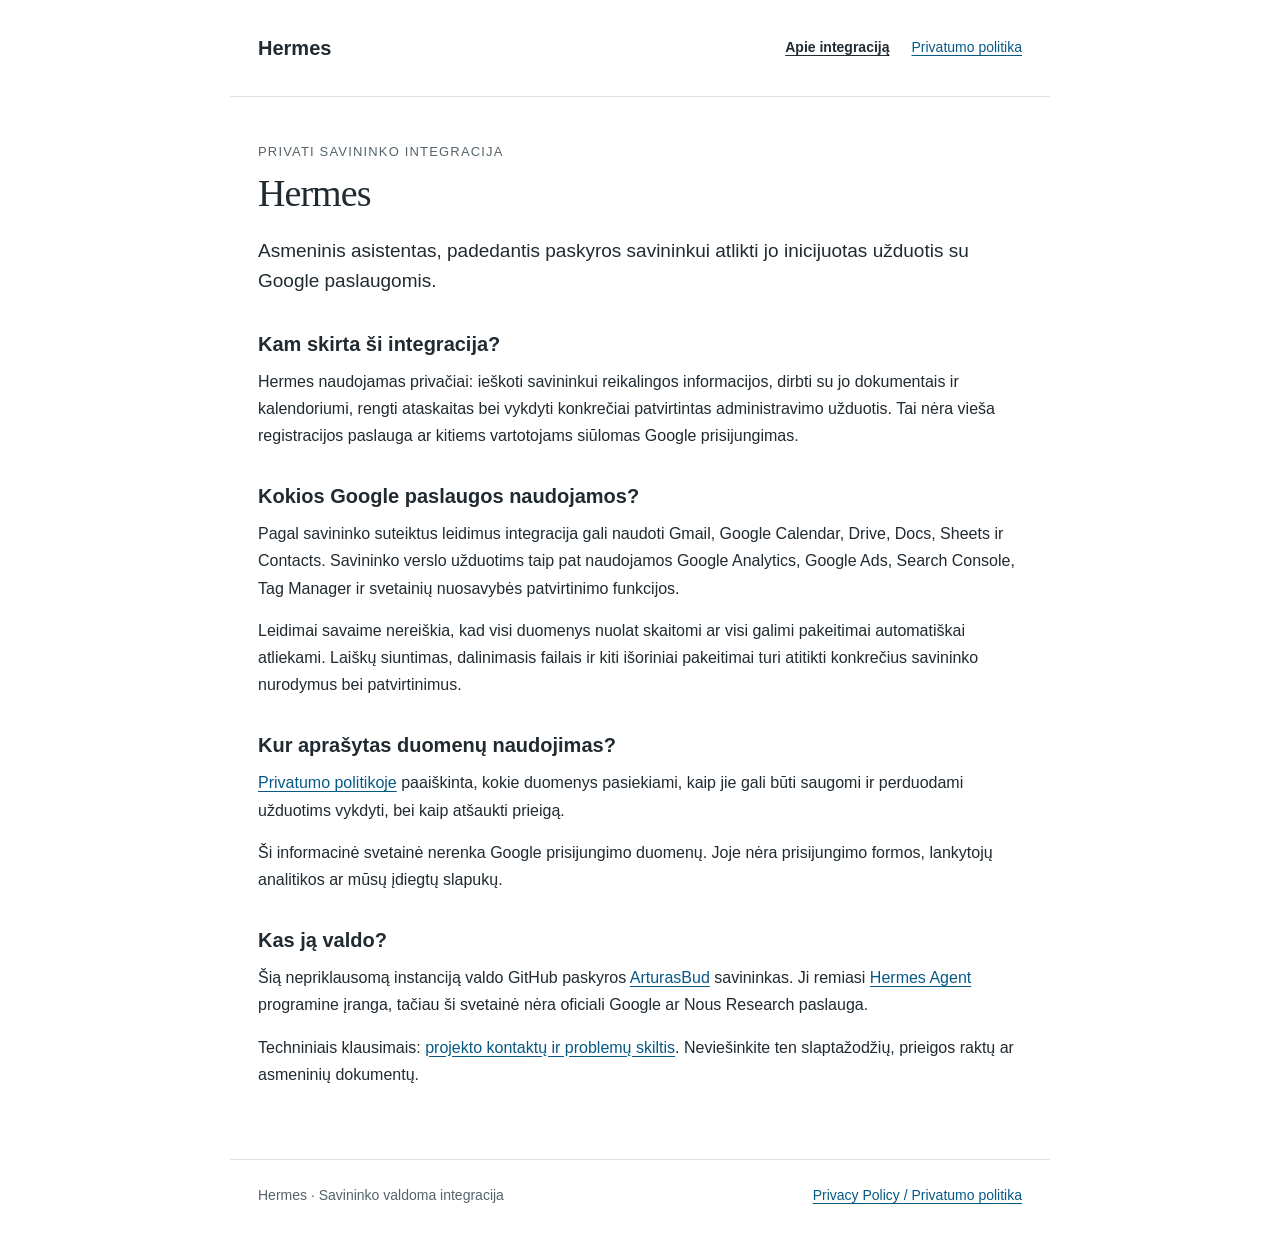
<file: index.html>
<!doctype html>
<html lang="lt">
<head>
  <meta charset="utf-8">
  <meta name="viewport" content="width=device-width, initial-scale=1">
  <meta name="robots" content="noindex,follow">
  <meta name="description" content="Savininko valdomos privačios Hermes Google integracijos paskirtis ir duomenų naudojimas.">
  <title>Hermes — privati Google integracija</title>
  <link rel="stylesheet" href="styles.css">
</head>
<body>
  <header><a class="brand" href="index.html">Hermes</a><nav aria-label="Pagrindinė navigacija"><a href="index.html" aria-current="page">Apie integraciją</a><a href="privacy.html">Privatumo politika</a></nav></header>
  <main>
    <p class="eyebrow">Privati savininko integracija</p>
    <h1>Hermes</h1>
    <p class="intro">Asmeninis asistentas, padedantis paskyros savininkui atlikti jo inicijuotas užduotis su Google paslaugomis.</p>
    <section><h2>Kam skirta ši integracija?</h2><p>Hermes naudojamas privačiai: ieškoti savininkui reikalingos informacijos, dirbti su jo dokumentais ir kalendoriumi, rengti ataskaitas bei vykdyti konkrečiai patvirtintas administravimo užduotis. Tai nėra vieša registracijos paslauga ar kitiems vartotojams siūlomas Google prisijungimas.</p></section>
    <section><h2>Kokios Google paslaugos naudojamos?</h2><p>Pagal savininko suteiktus leidimus integracija gali naudoti Gmail, Google Calendar, Drive, Docs, Sheets ir Contacts. Savininko verslo užduotims taip pat naudojamos Google Analytics, Google Ads, Search Console, Tag Manager ir svetainių nuosavybės patvirtinimo funkcijos.</p><p>Leidimai savaime nereiškia, kad visi duomenys nuolat skaitomi ar visi galimi pakeitimai automatiškai atliekami. Laiškų siuntimas, dalinimasis failais ir kiti išoriniai pakeitimai turi atitikti konkrečius savininko nurodymus bei patvirtinimus.</p></section>
    <section><h2>Kur aprašytas duomenų naudojimas?</h2><p><a href="privacy.html">Privatumo politikoje</a> paaiškinta, kokie duomenys pasiekiami, kaip jie gali būti saugomi ir perduodami užduotims vykdyti, bei kaip atšaukti prieigą.</p><p>Ši informacinė svetainė nerenka Google prisijungimo duomenų. Joje nėra prisijungimo formos, lankytojų analitikos ar mūsų įdiegtų slapukų.</p></section>
    <section><h2>Kas ją valdo?</h2><p>Šią nepriklausomą instanciją valdo GitHub paskyros <a href="https://github.com/ArturasBud">ArturasBud</a> savininkas. Ji remiasi <a href="https://hermes-agent.nousresearch.com/docs/">Hermes Agent</a> programine įranga, tačiau ši svetainė nėra oficiali Google ar Nous Research paslauga.</p><p>Techniniais klausimais: <a href="https://github.com/ArturasBud/hermes-google-info/issues">projekto kontaktų ir problemų skiltis</a>. Neviešinkite ten slaptažodžių, prieigos raktų ar asmeninių dokumentų.</p></section>
  </main>
  <footer><span>Hermes · Savininko valdoma integracija</span><a href="privacy.html">Privacy Policy / Privatumo politika</a></footer>
</body>
</html>
</file>
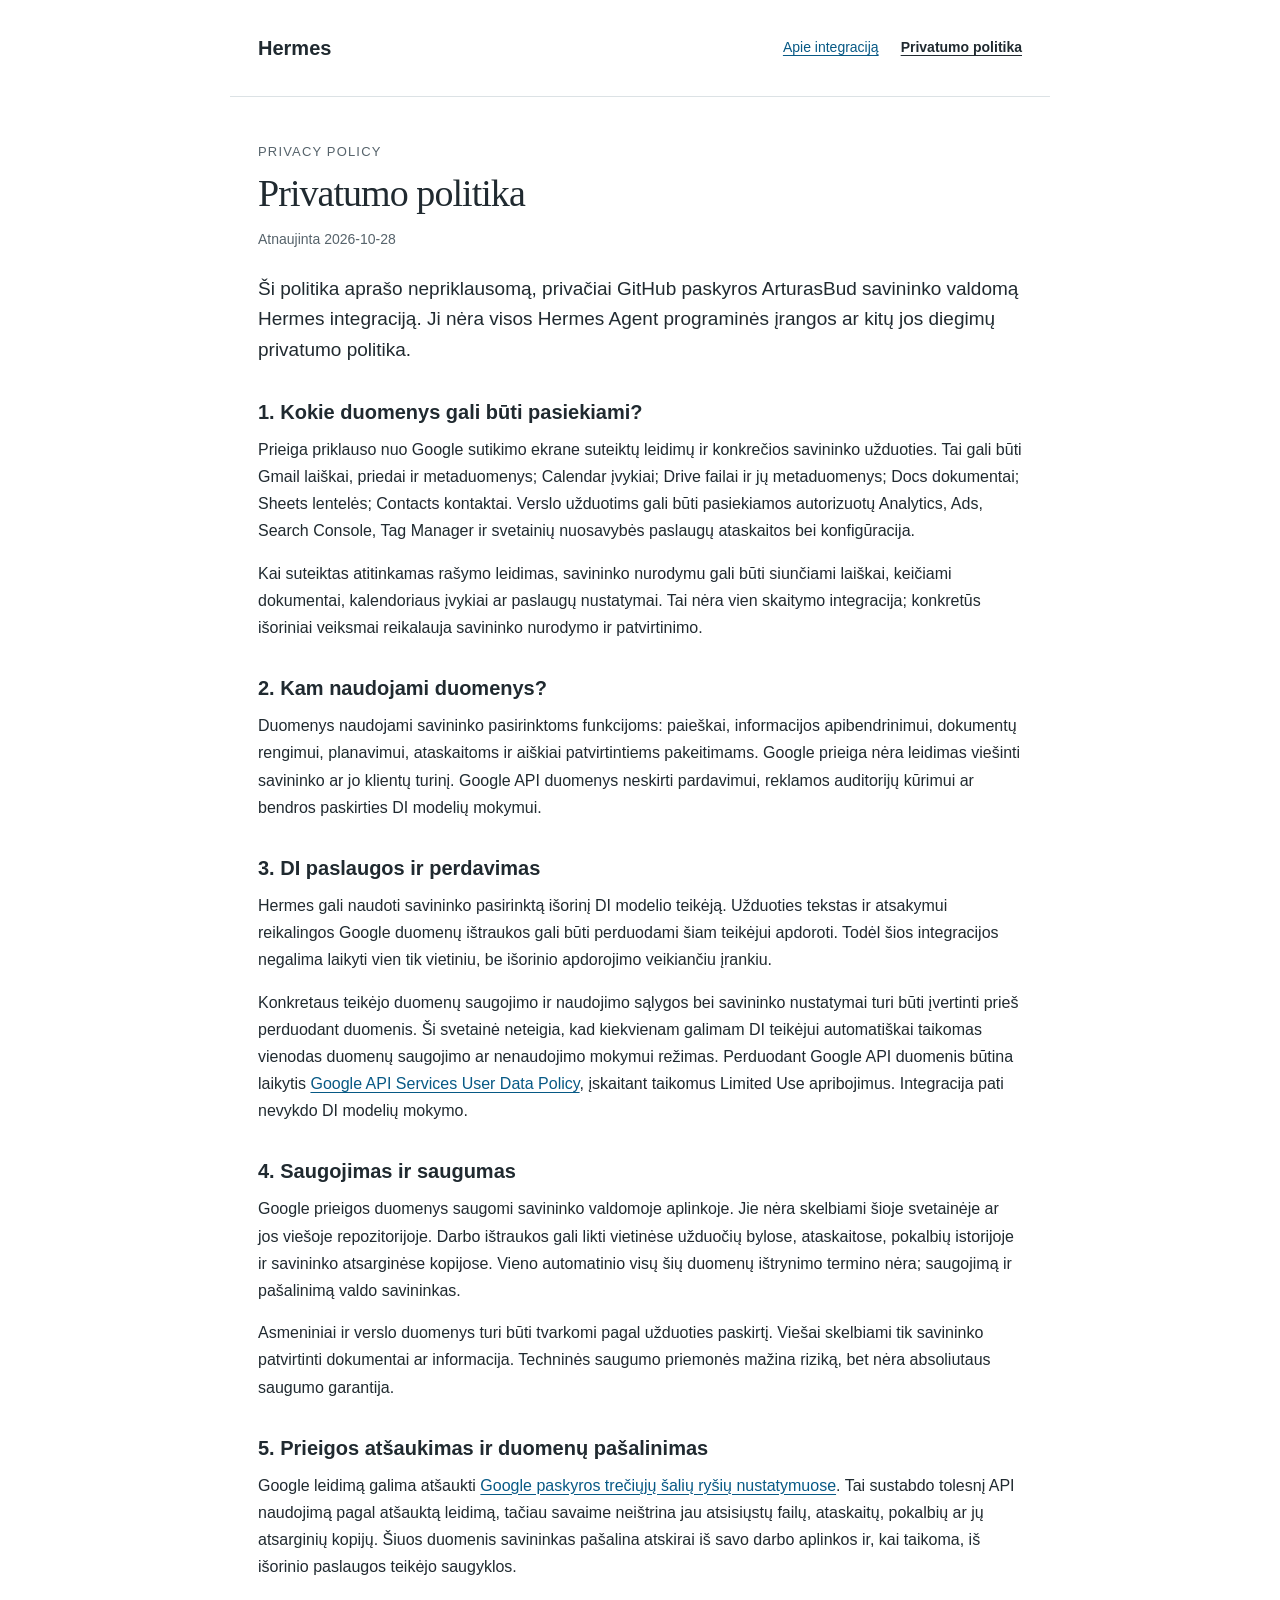
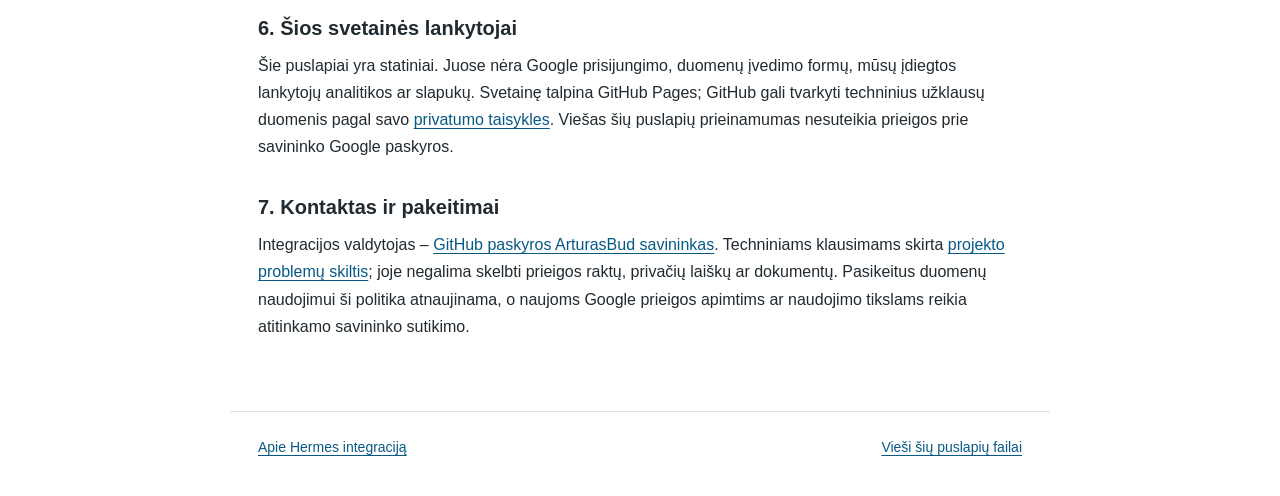
<file: privacy.html>
<!doctype html>
<html lang="lt">
<head>
  <meta charset="utf-8">
  <meta name="viewport" content="width=device-width, initial-scale=1">
  <meta name="robots" content="noindex,follow">
  <meta name="description" content="Privačios Hermes integracijos Google duomenų pasiekimo, naudojimo, saugojimo ir perdavimo informacija.">
  <title>Privatumo politika / Privacy Policy — Hermes</title>
  <link rel="stylesheet" href="styles.css">
</head>
<body>
  <header><a class="brand" href="index.html">Hermes</a><nav aria-label="Pagrindinė navigacija"><a href="index.html">Apie integraciją</a><a href="privacy.html" aria-current="page">Privatumo politika</a></nav></header>
  <main>
    <p class="eyebrow">Privacy Policy</p>
    <h1>Privatumo politika</h1>
    <p class="updated">Atnaujinta 2026-10-28</p>
    <p class="intro">Ši politika aprašo nepriklausomą, privačiai GitHub paskyros ArturasBud savininko valdomą Hermes integraciją. Ji nėra visos Hermes Agent programinės įrangos ar kitų jos diegimų privatumo politika.</p>
    <section><h2>1. Kokie duomenys gali būti pasiekiami?</h2><p>Prieiga priklauso nuo Google sutikimo ekrane suteiktų leidimų ir konkrečios savininko užduoties. Tai gali būti Gmail laiškai, priedai ir metaduomenys; Calendar įvykiai; Drive failai ir jų metaduomenys; Docs dokumentai; Sheets lentelės; Contacts kontaktai. Verslo užduotims gali būti pasiekiamos autorizuotų Analytics, Ads, Search Console, Tag Manager ir svetainių nuosavybės paslaugų ataskaitos bei konfigūracija.</p><p>Kai suteiktas atitinkamas rašymo leidimas, savininko nurodymu gali būti siunčiami laiškai, keičiami dokumentai, kalendoriaus įvykiai ar paslaugų nustatymai. Tai nėra vien skaitymo integracija; konkretūs išoriniai veiksmai reikalauja savininko nurodymo ir patvirtinimo.</p></section>
    <section><h2>2. Kam naudojami duomenys?</h2><p>Duomenys naudojami savininko pasirinktoms funkcijoms: paieškai, informacijos apibendrinimui, dokumentų rengimui, planavimui, ataskaitoms ir aiškiai patvirtintiems pakeitimams. Google prieiga nėra leidimas viešinti savininko ar jo klientų turinį. Google API duomenys neskirti pardavimui, reklamos auditorijų kūrimui ar bendros paskirties DI modelių mokymui.</p></section>
    <section><h2>3. DI paslaugos ir perdavimas</h2><p>Hermes gali naudoti savininko pasirinktą išorinį DI modelio teikėją. Užduoties tekstas ir atsakymui reikalingos Google duomenų ištraukos gali būti perduodami šiam teikėjui apdoroti. Todėl šios integracijos negalima laikyti vien tik vietiniu, be išorinio apdorojimo veikiančiu įrankiu.</p><p>Konkretaus teikėjo duomenų saugojimo ir naudojimo sąlygos bei savininko nustatymai turi būti įvertinti prieš perduodant duomenis. Ši svetainė neteigia, kad kiekvienam galimam DI teikėjui automatiškai taikomas vienodas duomenų saugojimo ar nenaudojimo mokymui režimas. Perduodant Google API duomenis būtina laikytis <a href="https://developers.google.com/terms/api-services-user-data-policy">Google API Services User Data Policy</a>, įskaitant taikomus Limited Use apribojimus. Integracija pati nevykdo DI modelių mokymo.</p></section>
    <section><h2>4. Saugojimas ir saugumas</h2><p>Google prieigos duomenys saugomi savininko valdomoje aplinkoje. Jie nėra skelbiami šioje svetainėje ar jos viešoje repozitorijoje. Darbo ištraukos gali likti vietinėse užduočių bylose, ataskaitose, pokalbių istorijoje ir savininko atsarginėse kopijose. Vieno automatinio visų šių duomenų ištrynimo termino nėra; saugojimą ir pašalinimą valdo savininkas.</p><p>Asmeniniai ir verslo duomenys turi būti tvarkomi pagal užduoties paskirtį. Viešai skelbiami tik savininko patvirtinti dokumentai ar informacija. Techninės saugumo priemonės mažina riziką, bet nėra absoliutaus saugumo garantija.</p></section>
    <section><h2>5. Prieigos atšaukimas ir duomenų pašalinimas</h2><p>Google leidimą galima atšaukti <a href="https://myaccount.google.com/connections">Google paskyros trečiųjų šalių ryšių nustatymuose</a>. Tai sustabdo tolesnį API naudojimą pagal atšauktą leidimą, tačiau savaime neištrina jau atsisiųstų failų, ataskaitų, pokalbių ar jų atsarginių kopijų. Šiuos duomenis savininkas pašalina atskirai iš savo darbo aplinkos ir, kai taikoma, iš išorinio paslaugos teikėjo saugyklos.</p></section>
    <section><h2>6. Šios svetainės lankytojai</h2><p>Šie puslapiai yra statiniai. Juose nėra Google prisijungimo, duomenų įvedimo formų, mūsų įdiegtos lankytojų analitikos ar slapukų. Svetainę talpina GitHub Pages; GitHub gali tvarkyti techninius užklausų duomenis pagal savo <a href="https://docs.github.com/en/site-policy/privacy-policies/github-general-privacy-statement">privatumo taisykles</a>. Viešas šių puslapių prieinamumas nesuteikia prieigos prie savininko Google paskyros.</p></section>
    <section><h2>7. Kontaktas ir pakeitimai</h2><p>Integracijos valdytojas – <a href="https://github.com/ArturasBud">GitHub paskyros ArturasBud savininkas</a>. Techniniams klausimams skirta <a href="https://github.com/ArturasBud/hermes-google-info/issues">projekto problemų skiltis</a>; joje negalima skelbti prieigos raktų, privačių laiškų ar dokumentų. Pasikeitus duomenų naudojimui ši politika atnaujinama, o naujoms Google prieigos apimtims ar naudojimo tikslams reikia atitinkamo savininko sutikimo.</p></section>
  </main>
  <footer><a href="index.html">Apie Hermes integraciją</a><a href="https://github.com/ArturasBud/hermes-google-info">Vieši šių puslapių failai</a></footer>
</body>
</html>
</file>
<file: styles.css>
:root{color-scheme:light;--ink:#202a30;--muted:#56636b;--line:#dce2e5;--accent:#075985}*{box-sizing:border-box}body{margin:0;background:#fff;color:var(--ink);font-family:"Segoe UI",Arial,sans-serif;font-size:16px;line-height:1.7}header,main,footer{max-width:820px;margin-inline:auto;padding-inline:28px}header{padding-block:26px;display:flex;align-items:center;justify-content:space-between;gap:20px;border-bottom:1px solid var(--line)}.brand{font-size:20px;font-weight:700;text-decoration:none;color:var(--ink)}nav{display:flex;gap:22px;flex-wrap:wrap}nav a{font-size:14px;min-height:44px;display:inline-flex;align-items:center}nav a[aria-current=page]{font-weight:700;color:var(--ink)}main{padding-block:44px 56px}.eyebrow{font-size:13px;letter-spacing:.09em;text-transform:uppercase;color:var(--muted);margin:0 0 8px}h1{font-family:Georgia,"Times New Roman",serif;font-size:38px;line-height:1.18;font-weight:400;letter-spacing:-.025em;margin:0 0 20px}h2{font-size:20px;line-height:1.35;font-weight:650;margin:34px 0 10px}p{margin:0 0 15px}.intro{font-size:19px;line-height:1.6}.updated{font-size:14px;color:var(--muted);margin-top:-8px;margin-bottom:22px}a{color:var(--accent);text-underline-offset:.2em}a:hover{text-decoration-thickness:2px}a:focus-visible{outline:3px solid var(--accent);outline-offset:4px;border-radius:2px}footer{border-top:1px solid var(--line);padding-block:24px 36px;display:flex;justify-content:space-between;gap:18px;flex-wrap:wrap;font-size:14px;color:var(--muted)}@media(max-width:560px){header,main,footer{padding-inline:20px}header{align-items:flex-start;flex-direction:column;gap:6px;padding-block:18px}nav{gap:20px}main{padding-top:30px}h1{font-size:32px}.intro{font-size:18px}}
</file>
